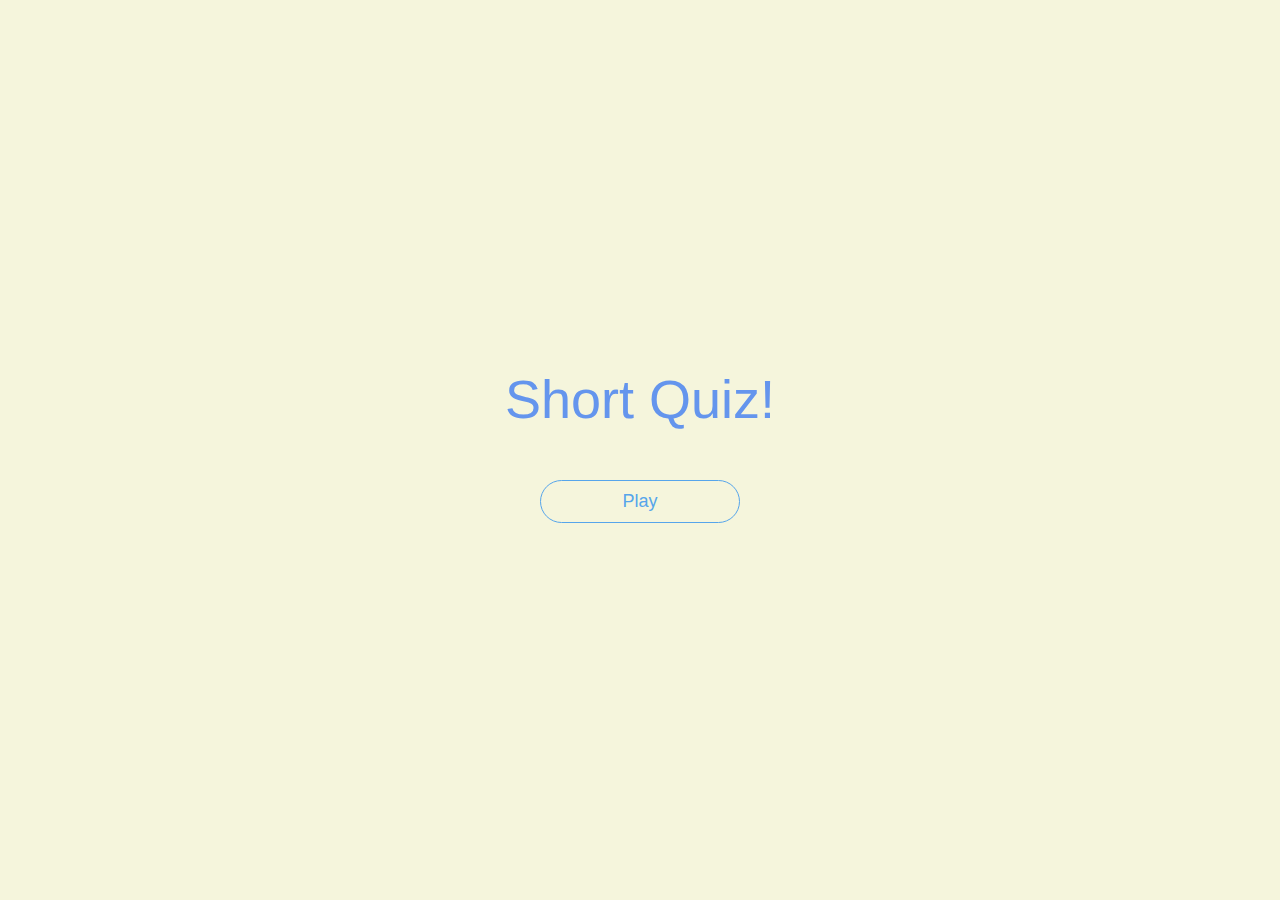
<file: index.html>
<!DOCTYPE html>
<html lang="en">
  <head>
    <meta charset="UTF-8" />
    <meta name="viewport" content="width=device-width, initial-scale=1.0" />
    <link rel="stylesheet" href="style.css" />
    <title>Quick Quiz</title>
  </head>
  <body>
    <div class="container">
      <div id="home" class="flex-center flex-column">
        <h1>Short Quiz!</h1>
        <a class="btn" href="game.html">Play</a>
      </div>
    </div>
  </body>
</html>
</file>
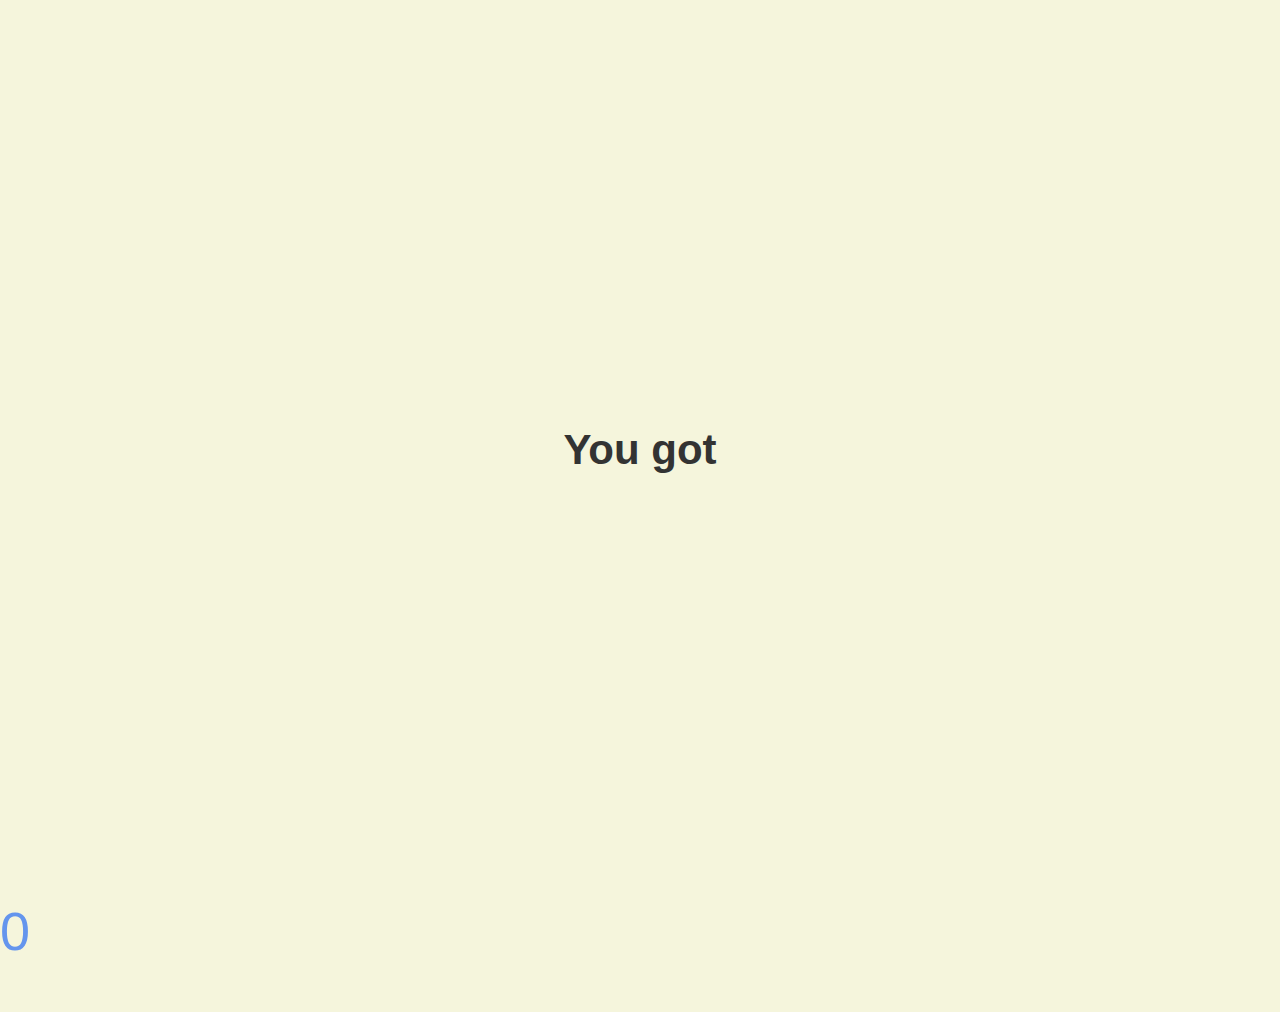
<file: end.html>
<!DOCTYPE html>
<html lang="en">
  <head>
    <meta charset="UTF-8" />
    <meta name="viewport" content="width=device-width, initial-scale=1.0" />
    <link rel="stylesheet" href="game.css" />
    <link rel="stylesheet" href="style.css" />
    <title>Result Page</title>
  </head>
  <body>
    <h2 class="container">You got</h2>
    <h1 class="hud-main-text" id="score">0</h1>
    <script src="game.js"></script>
  </body>
</html>
</file>
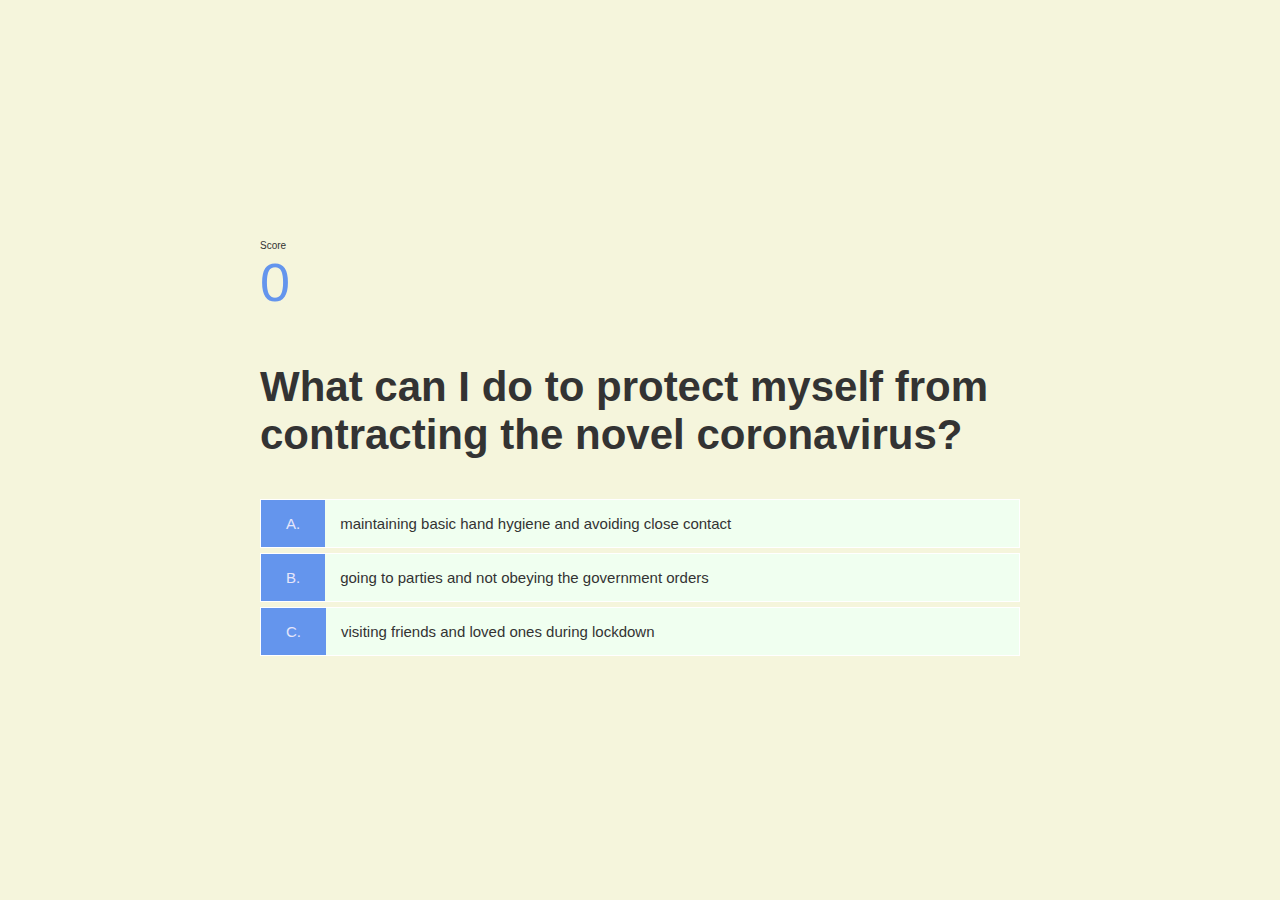
<file: game.html>
<!DOCTYPE html>
<html lang="en">
  <head>
    <meta charset="UTF-8" />
    <meta name="viewport" content="width=device-width, initial-scale=1.0" />
    <link rel="stylesheet" href="style.css" />
    <link rel="stylesheet" href="game.css" />
    <title>Short Quiz!-Play</title>
  </head>
  <body>
    <div class="container">
      <div id="game" class="justify-center flex-column">
        <div id="hud">
          <div id="hud-item">
            <p class="hud-prefix">Score</p>
            <h1 class="hud-main-text" id="score">0</h1>
          </div>
        </div>
        <h2 id="question">
          What measure can we take to reduce the spread of covid-19
        </h2>
        <div class="choice-container">
          <p class="choice-prefix">A.</p>
          <p class="choice-text" data-number="1">
            washind hands with soap and aplying sanitizers
          </p>
        </div>
        <div class="choice-container">
          <p class="choice-prefix">B.</p>
          <p class="choice-text" data-number="2">going out to meet friends</p>
        </div>
        <div class="choice-container">
          <p class="choice-prefix">C.</p>
          <p class="choice-text" data-number="3">
            partying and organizing get together
          </p>
        </div>
      </div>
    </div>
    <script src="game.js"></script>
  </body>
</html>
</file>
<file: style.css>
:root {
  background-color: #f5f5dc;
  font-size: 62.5%;
}

* {
  box-sizing: border-box;
  font-family: Arial, Helvetica, sans-serif;
  margin: 0;
  padding: 0;
  color: #333;
}

h1,
h2,
h3,
h4 {
  margin-bottom: 1rem;
}

h1 {
  font-size: 5.4rem;
  color: cornflowerblue;
  margin-bottom: 5rem;
  font-weight: 500;
  font-family: "Franklin Gothic Medium", "Arial Narrow", Arial, sans-serif;
}

h1 > span {
  font-size: 2.4rem;
  font-weight: 500;
}

h2 {
  font-size: 4.2rem;
  margin-bottom: 4rem;
  font-weight: 700;
}

h3 {
  font-size: 2.4rem;
  font-weight: 500;
}

.container {
  width: 100vw;
  height: 100vh;
  display: flex;
  justify-content: center;
  align-items: center;
  max-width: 80rem;
  margin: 0 auto;
  padding: 2rem;
}

.container > * {
  width: 100%;
}

.flex-column {
  display: flex;
  flex-direction: column;
}

.flex-center {
  justify-content: center;
  align-items: center;
}

.justify-center {
  justify-content: center;
}

.text-center {
  text-align: center;
}

.hidden {
  display: none;
}

.btn {
  font-size: 1.8rem;
  padding: 1rem 0;
  width: 20rem;
  text-align: center;
  border: 0.1rem solid#56a5eb;
  margin-bottom: 1rem;
  text-decoration: none;
  color: #56a5eb;
  background-color: #f5f5dc;
  border-radius: 25px;
}

.btn:hover {
  cursor: pointer;
  box-shadow: 0 0.4rem 1.4rem 0 cornflowerblue;
  transform: translateY(-0.1rem);
  transition: transform 150ms;
}

.btn[disabled]:hover {
  cursor: not-allowed;
  box-shadow: none;
  transform: none;
}
</file>
<file: game.css>
.choice-container {
  display: flex;
  margin-bottom: 0.5rem;
  width: 100%;
  font-size: 1.5rem;
  border: 0.1rem solid white;
  background-color: honeydew;
}

.choice-container:hover {
  cursor: pointer;
  box-shadow: 0 0.4rem 1.4rem 0 cornflowerblue;
}

.choice-prefix {
  padding: 1.5rem 2.5rem;
  background-color: cornflowerblue;
  color: lavender;
}

.choice-text {
  padding: 1.5rem;
  width: 100%;
}

.correct {
  background-color: green;
  color: white;
}

.incorrect {
  background-color: red;
  color: white;
}

#hud {
  display: flex;
  
}
</file>
